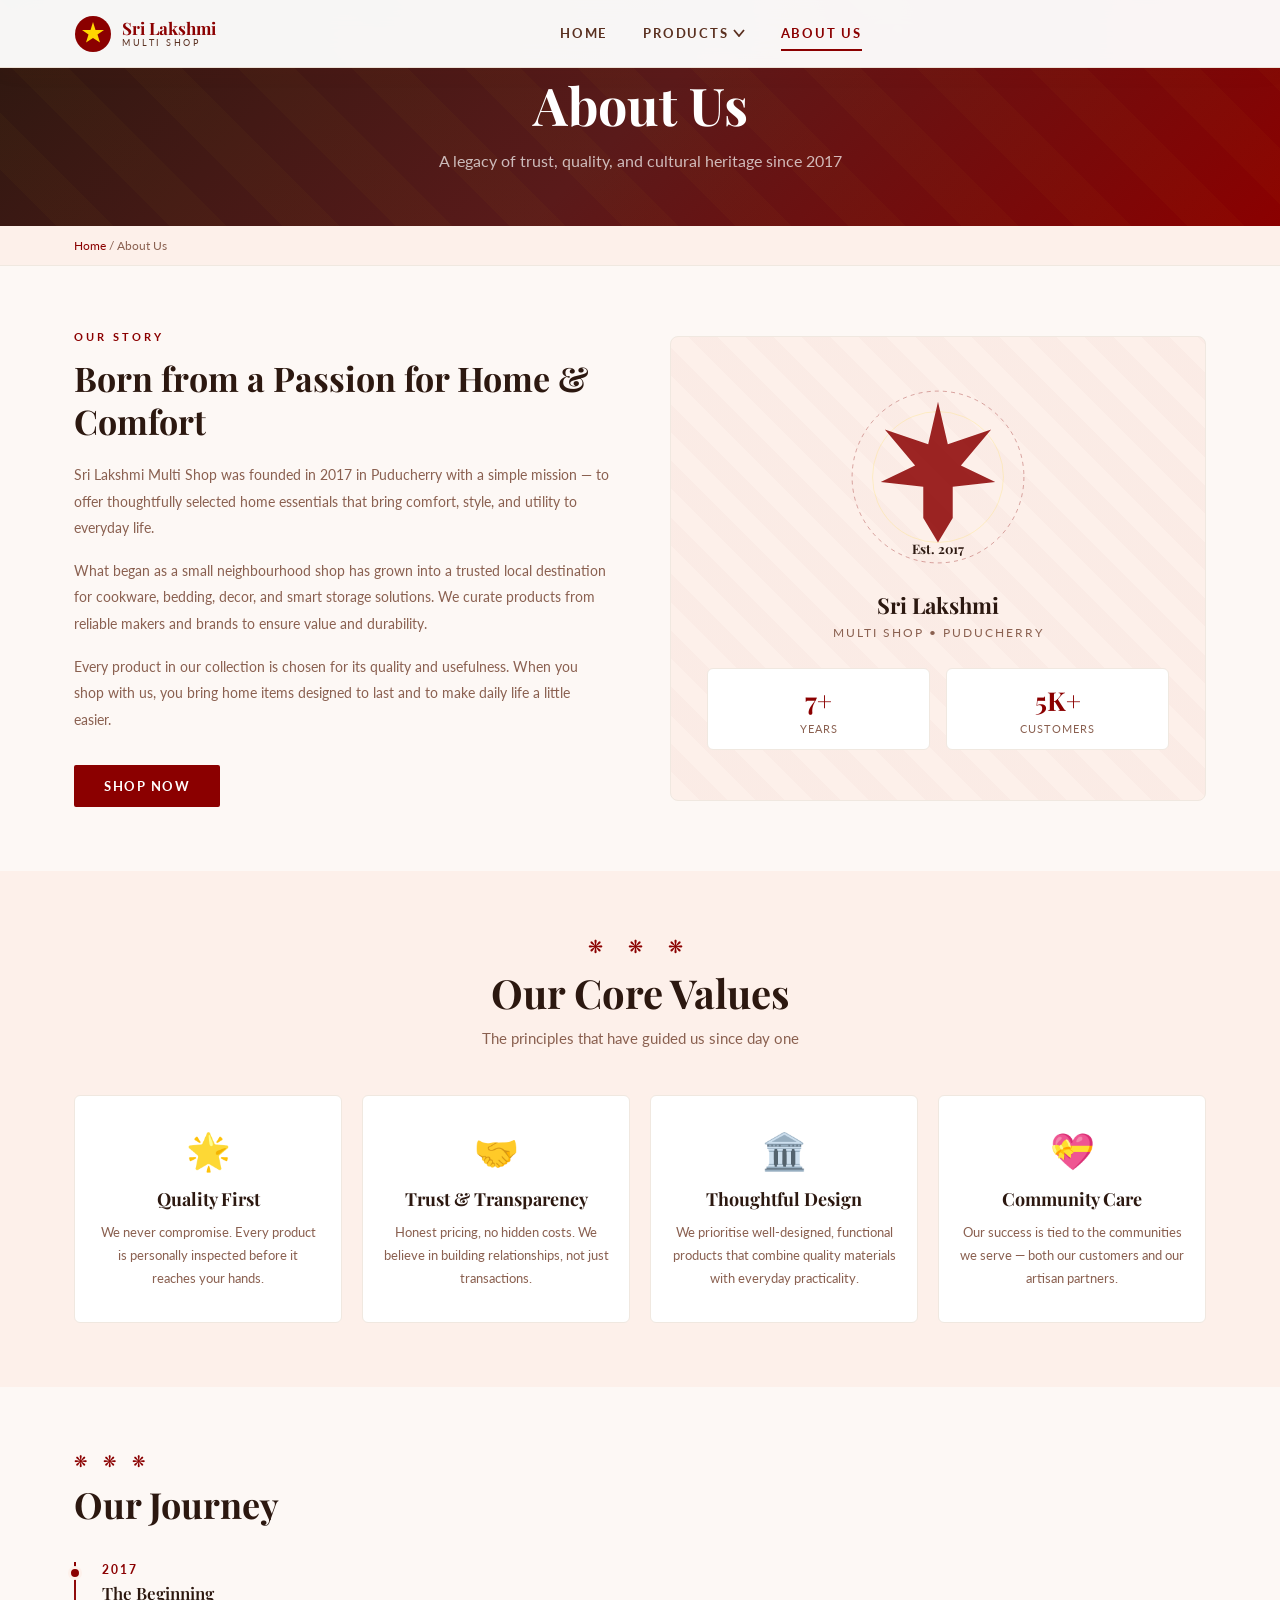
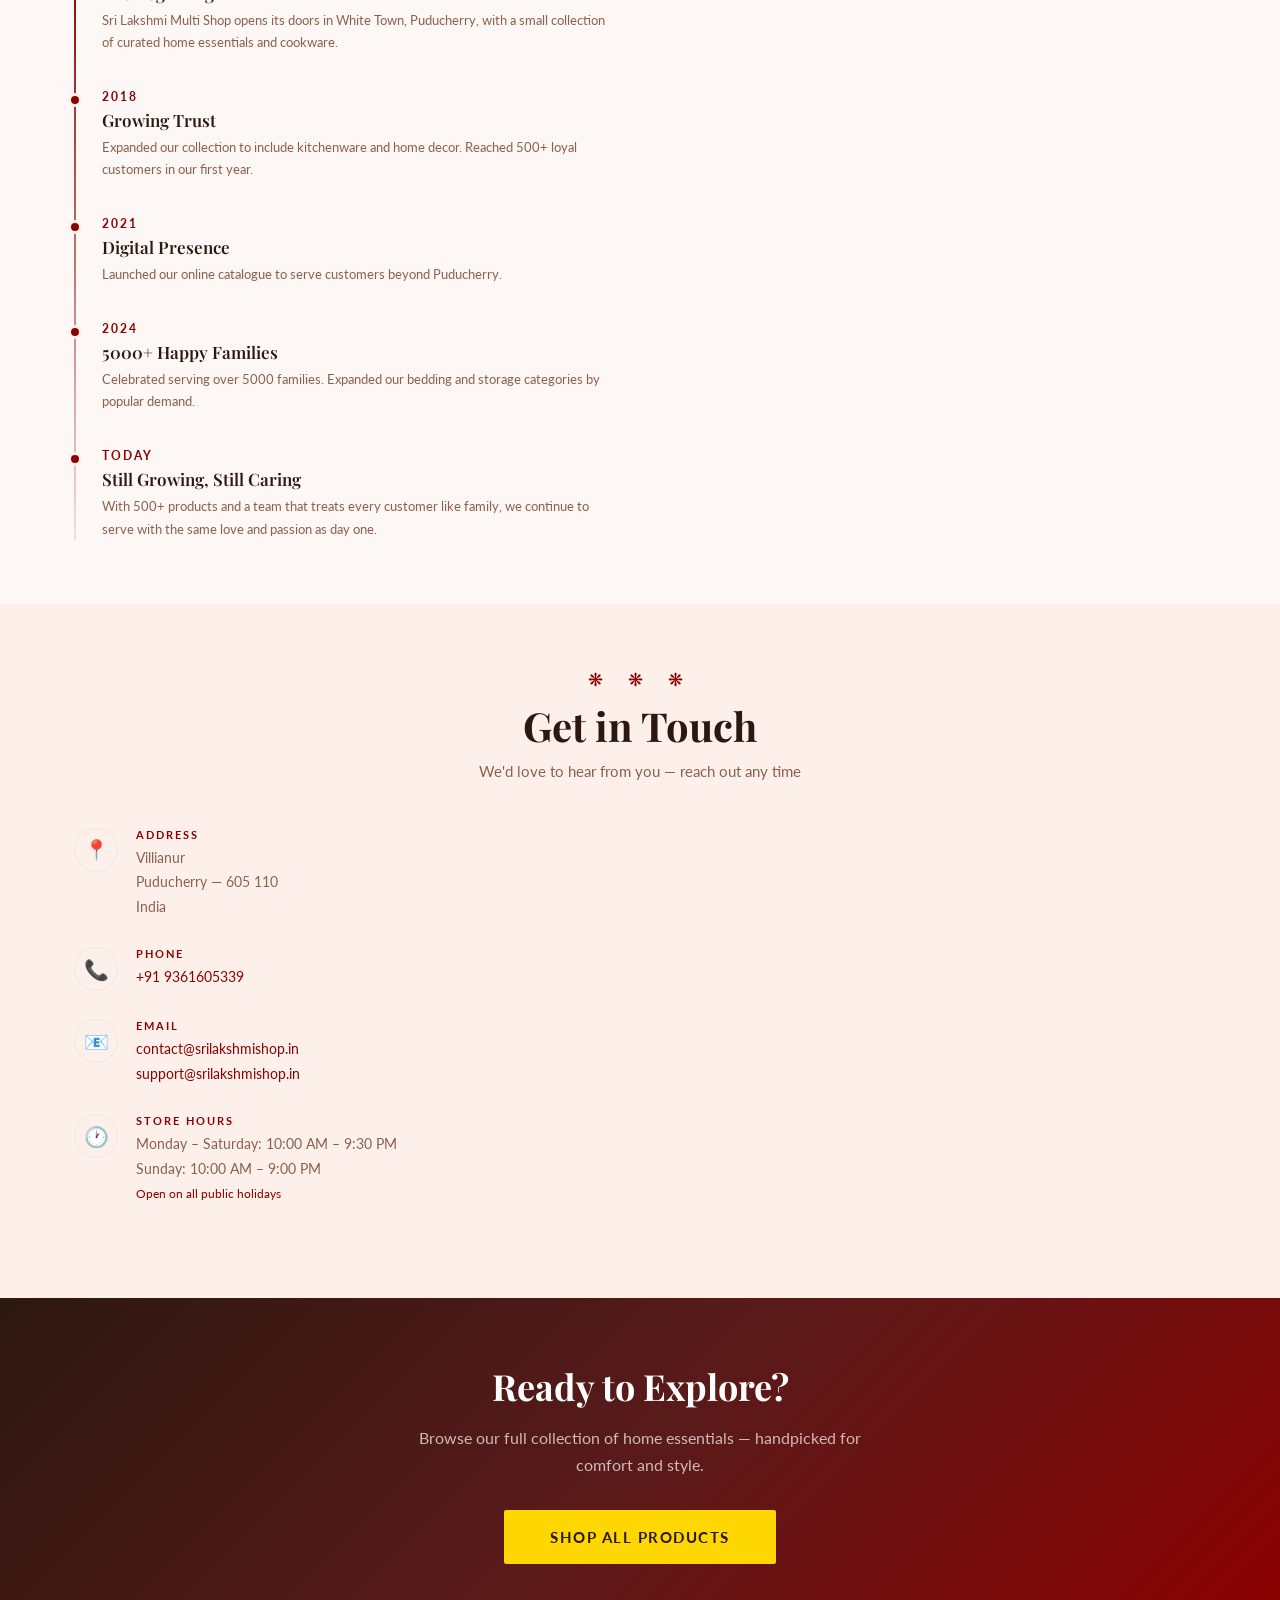
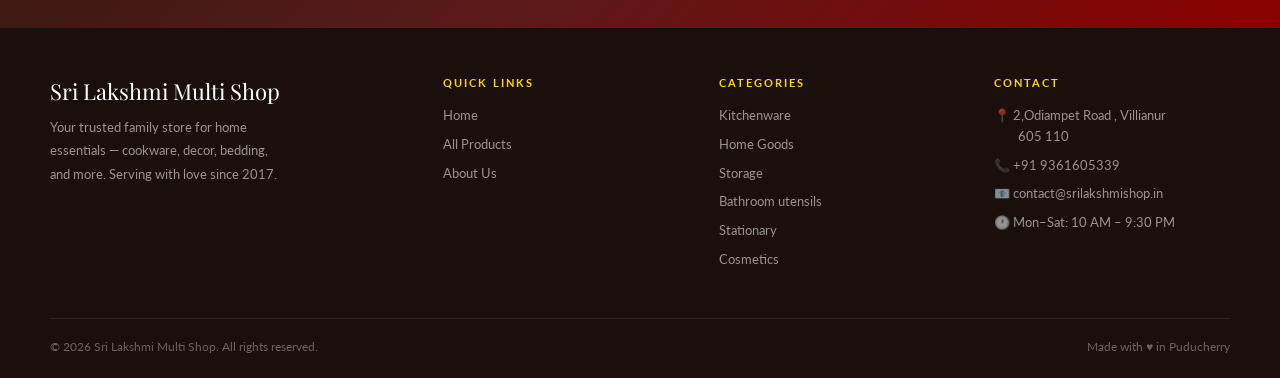
<file: about.html>
<!DOCTYPE html>
<html lang="en">
<head>
<meta charset="UTF-8">
<meta name="viewport" content="width=device-width,initial-scale=1.0">
<title>About Us — Sri Lakshmi Multi Shop</title>
<link rel="stylesheet" href="css/style.css">
<style>
/* Story section */
.story-grid { display: grid; grid-template-columns: 1fr 1fr; gap: 60px; align-items: center; }
.story-visual {
  background: var(--cream-warm); border-radius: 8px; padding: 50px 36px;
  text-align: center; border: 1px solid var(--border); position: relative; overflow: hidden;
}
.story-visual::before {
  content: ''; position: absolute; inset: 0;
  background: repeating-linear-gradient(45deg,transparent,transparent 20px,rgba(139,0,0,0.02) 20px,rgba(139,0,0,0.02) 40px);
}
.story-visual-inner { position: relative; z-index: 1; }
.story-label { font-size: 11px; font-weight: 700; letter-spacing: 3px; text-transform: uppercase; color: var(--crimson); margin-bottom: 14px; }
.story-heading { font-family: var(--font-display); font-size: clamp(22px,3vw,34px); font-weight: 700; color: var(--text-dark); line-height: 1.25; margin-bottom: 20px; }
.story-text { font-size: 14px; color: var(--text-muted); line-height: 1.9; margin-bottom: 16px; }

/* Values */
.value-card {
  text-align: center; padding: 32px 20px; border-radius: 6px; background: white;
  border: 1px solid var(--border); transition: all 0.3s;
}
.value-card:hover { transform: translateY(-4px); box-shadow: 0 12px 36px rgba(139,0,0,0.08); }
.value-icon { font-size: 36px; margin-bottom: 14px; }
.value-title { font-family: var(--font-display); font-size: 18px; color: var(--text-dark); margin-bottom: 10px; }
.value-desc { font-size: 13px; color: var(--text-muted); line-height: 1.75; }

/* Timeline */
.timeline { position: relative; padding-left: 28px; }
.timeline::before { content: ''; position: absolute; left: 0; top: 0; bottom: 0; width: 2px; background: linear-gradient(to bottom, var(--crimson), rgba(139,0,0,0.1)); }
.timeline-item { position: relative; margin-bottom: 36px; }
.timeline-item::before { content: ''; position: absolute; left: -34px; top: 4px; width: 14px; height: 14px; background: var(--crimson); border-radius: 50%; border: 3px solid var(--cream-warm); }
.timeline-year { font-size: 12px; font-weight: 700; letter-spacing: 2px; text-transform: uppercase; color: var(--crimson); margin-bottom: 5px; }
.timeline-title { font-family: var(--font-display); font-size: 17px; font-weight: 600; color: var(--text-dark); margin-bottom: 5px; }
.timeline-desc { font-size: 13px; color: var(--text-muted); line-height: 1.7; }

/* Contact section */
.contact-grid { display: grid; grid-template-columns: 1fr 1fr; gap: 48px; }
.contact-info-item {
  display: flex; gap: 18px; align-items: flex-start; margin-bottom: 28px;
}
.contact-icon-wrap {
  width: 44px; height: 44px; background: var(--cream-warm); border-radius: 50%;
  display: flex; align-items: center; justify-content: center;
  font-size: 20px; flex-shrink: 0; border: 1px solid var(--border);
}
.contact-info-label { font-size: 11px; font-weight: 700; letter-spacing: 2px; text-transform: uppercase; color: var(--crimson); margin-bottom: 5px; }
.contact-info-val { font-size: 14px; color: var(--text-muted); line-height: 1.75; }
.contact-info-val a { color: var(--crimson); text-decoration: none; }
.contact-info-val a:hover { text-decoration: underline; }

/* Map placeholder */
.map-placeholder {
  background: var(--cream); border: 1px solid var(--border); border-radius: 6px;
  height: 220px; display: flex; align-items: center; justify-content: center;
  color: var(--text-muted); font-size: 14px; margin-top: 20px; text-align: center;
  flex-direction: column; gap: 10px;
}

/* Team */
.team-card {
  text-align: center; padding: 28px 20px;
  background: white; border: 1px solid var(--border); border-radius: 6px;
}
.team-avatar {
  width: 72px; height: 72px; border-radius: 50%;
  background: var(--crimson); color: white; margin: 0 auto 14px;
  display: flex; align-items: center; justify-content: center;
  font-family: var(--font-display); font-size: 24px; font-weight: 700;
}
.team-name { font-family: var(--font-display); font-size: 18px; font-weight: 600; color: var(--text-dark); margin-bottom: 4px; }
.team-role { font-size: 12px; color: var(--crimson); text-transform: uppercase; letter-spacing: 1.5px; font-weight: 700; }

/* CTA banner */
.cta-banner { background: linear-gradient(135deg,#2c1810,#5a1a1a,#8B0000); padding: 64px 24px; text-align: center; }
.cta-banner h2 { font-family: var(--font-display); font-size: 36px; color: white; margin-bottom: 14px; }
.cta-banner p { color: rgba(255,255,255,0.7); font-size: 16px; max-width: 500px; margin: 0 auto 32px; line-height: 1.7; }

@media (max-width: 768px) {
  .story-grid { grid-template-columns: 1fr; gap: 32px; }
  .contact-grid { grid-template-columns: 1fr; gap: 32px; }
}
</style>
</head>
<body>
<div id="nav-container"></div>

<div class="page-header">
  <div class="page-header-inner">
    <h1>About Us</h1>
    <p>A legacy of trust, quality, and cultural heritage since 2017</p>
  </div>
</div>

<div class="breadcrumb">
  <div class="breadcrumb-inner">
    <a href="index.html">Home</a> / About Us
  </div>
</div>

<!-- STORY -->
<section class="section">
  <div class="container">
    <div class="story-grid">
      <div>
        <div class="story-label">Our Story</div>
        <h2 class="story-heading">Born from a Passion for Home &amp; Comfort</h2>
          <p class="story-text">Sri Lakshmi Multi Shop was founded in 2017 in Puducherry with a simple mission — to offer thoughtfully selected home essentials that bring comfort, style, and utility to everyday life.</p>
          <p class="story-text">What began as a small neighbourhood shop has grown into a trusted local destination for cookware, bedding, decor, and smart storage solutions. We curate products from reliable makers and brands to ensure value and durability.</p>
          <p class="story-text">Every product in our collection is chosen for its quality and usefulness. When you shop with us, you bring home items designed to last and to make daily life a little easier.</p>
        <div class="flex-center gap-8 mt-32">
          <a href="products.html" class="btn btn-primary btn-md">Shop Now</a>

        </div>
      </div>
      <div class="story-visual">
        <div class="story-visual-inner">
          <svg width="180" height="180" viewBox="0 0 220 220" xmlns="http://www.w3.org/2000/svg">
            <circle cx="110" cy="110" r="105" fill="none" stroke="#8B0000" stroke-width="1" stroke-dasharray="5 5" opacity="0.4"/>
            <circle cx="110" cy="110" r="80" fill="none" stroke="#FFD700" stroke-width="0.7" opacity="0.3"/>
            <path d="M110,18L122,70L175,52L138,96L180,116L128,122L128,160L110,190L92,160L92,122L40,116L82,96L45,52L98,70Z" fill="#8B0000" opacity="0.85"/>
            <text x="110" y="204" text-anchor="middle" font-family="'Playfair Display',serif" font-size="16" fill="#2c1810" font-weight="700">Est. 2017</text>
          </svg>
          <div style="margin-top:20px;font-family:var(--font-display);font-size:22px;font-weight:700;color:var(--text-dark)">Sri Lakshmi</div>
          <div style="font-size:12px;letter-spacing:2px;text-transform:uppercase;color:var(--text-muted);margin-top:5px">Multi Shop • Puducherry</div>
          <div style="display:grid;grid-template-columns:1fr 1fr;gap:16px;margin-top:28px;text-align:center">
            <div style="background:white;border-radius:6px;padding:14px;border:1px solid var(--border)"><div style="font-family:var(--font-display);font-size:26px;color:var(--crimson);font-weight:700">7+</div><div style="font-size:11px;color:var(--text-muted);text-transform:uppercase;letter-spacing:1px;margin-top:4px">Years</div></div>
            <div style="background:white;border-radius:6px;padding:14px;border:1px solid var(--border)"><div style="font-family:var(--font-display);font-size:26px;color:var(--crimson);font-weight:700">5K+</div><div style="font-size:11px;color:var(--text-muted);text-transform:uppercase;letter-spacing:1px;margin-top:4px">Customers</div></div>
          </div>
        </div>
      </div>
    </div>
  </div>
</section>

<!-- VALUES -->
<section class="section-alt">
  <div class="container">
    <div class="section-title">
      <span class="ornament">❋ ❋ ❋</span>
      <h2>Our Core Values</h2>
      <p>The principles that have guided us since day one</p>
    </div>
    <div class="grid-4">
      <div class="value-card"><div class="value-icon">🌟</div><h3 class="value-title">Quality First</h3><p class="value-desc">We never compromise. Every product is personally inspected before it reaches your hands.</p></div>
      <div class="value-card"><div class="value-icon">🤝</div><h3 class="value-title">Trust & Transparency</h3><p class="value-desc">Honest pricing, no hidden costs. We believe in building relationships, not just transactions.</p></div>
      <div class="value-card"><div class="value-icon">🏛️</div><h3 class="value-title">Thoughtful Design</h3><p class="value-desc">We prioritise well-designed, functional products that combine quality materials with everyday practicality.</p></div>
      <div class="value-card"><div class="value-icon">💝</div><h3 class="value-title">Community Care</h3><p class="value-desc">Our success is tied to the communities we serve — both our customers and our artisan partners.</p></div>
    </div>
  </div>
</section>

<!-- JOURNEY TIMELINE -->
<section class="section">
  <div class="container">
    <div class="grid-2" style="gap:60px;align-items:start">
      <div>
        <div class="section-title" style="text-align:left;margin-bottom:36px">
          <span class="ornament" style="letter-spacing:6px;font-size:16px">❋ ❋ ❋</span>
          <h2 style="font-size:clamp(24px,3vw,36px)">Our Journey</h2>
        </div>
        <div class="timeline">
          <div class="timeline-item">
            <div class="timeline-year">2017</div>
            <div class="timeline-title">The Beginning</div>
            <div class="timeline-desc">Sri Lakshmi Multi Shop opens its doors in White Town, Puducherry, with a small collection of curated home essentials and cookware.</div>
          </div>
          <div class="timeline-item">
            <div class="timeline-year">2018</div>
            <div class="timeline-title">Growing Trust</div>
            <div class="timeline-desc">Expanded our collection to include kitchenware and home decor. Reached 500+ loyal customers in our first year.</div>
          </div>
          <div class="timeline-item">
            <div class="timeline-year">2021</div>
            <div class="timeline-title">Digital Presence</div>
            <div class="timeline-desc">Launched our online catalogue to serve customers beyond Puducherry.</div>
          </div>
          <div class="timeline-item">
            <div class="timeline-year">2024</div>
            <div class="timeline-title">5000+ Happy Families</div>
            <div class="timeline-desc">Celebrated serving over 5000 families. Expanded our bedding and storage categories by popular demand.</div>
          </div>
          <div class="timeline-item" style="margin-bottom:0">
            <div class="timeline-year">Today</div>
            <div class="timeline-title">Still Growing, Still Caring</div>
            <div class="timeline-desc">With 500+ products and a team that treats every customer like family, we continue to serve with the same love and passion as day one.</div>
          </div>
        </div>
      </div>

</section>

<!-- CONTACT -->
<section class="section-alt" id="contact">
  <div class="container">
    <div class="section-title">
      <span class="ornament">❋ ❋ ❋</span>
      <h2>Get in Touch</h2>
      <p>We'd love to hear from you — reach out any time</p>
    </div>
    <div class="contact-grid">
      <!-- Contact Info -->
      <div>
        <div class="contact-info-item">
          <div class="contact-icon-wrap">📍</div>
          <div>
            <div class="contact-info-label">Address</div>
            <div class="contact-info-val">Villianur<br>Puducherry — 605 110<br> India</div>
          </div>
        </div>
        <div class="contact-info-item">
          <div class="contact-icon-wrap">📞</div>
          <div>
            <div class="contact-info-label">Phone</div>
            <div class="contact-info-val">
              <a href="tel:+919443067890">+91 9361605339</a>
            </div>
          </div>
        </div>
        <div class="contact-info-item">
          <div class="contact-icon-wrap">📧</div>
          <div>
            <div class="contact-info-label">Email</div>
            <div class="contact-info-val">
              <a href="mailto:contact@srilakshmishop.in">contact@srilakshmishop.in</a><br>
              <a href="mailto:support@srilakshmishop.in">support@srilakshmishop.in</a>
            </div>
          </div>
        </div>
        <div class="contact-info-item">
          <div class="contact-icon-wrap">🕐</div>
          <div>
            <div class="contact-info-label">Store Hours</div>
            <div class="contact-info-val">
              Monday – Saturday: 10:00 AM – 9:30 PM<br>
              Sunday: 10:00 AM – 9:00 PM<br>
              <em style="color:var(--crimson);font-style:normal;font-size:12px">Open on all public holidays</em>
            </div>
          </div>
        </div>
        

      <!-- Contact Form -->
    
</section>

<!-- CTA BANNER -->
<div class="cta-banner">
  <h2>Ready to Explore?</h2>
  <p>Browse our full collection of home essentials — handpicked for comfort and style.</p>
  <a href="products.html" class="btn btn-gold btn-xl">Shop All Products</a>
</div>

<div id="footer-container"></div>
<button id="scrollTop" aria-label="Scroll to top">
  <svg width="18" height="18" viewBox="0 0 24 24" fill="none" stroke="currentColor" stroke-width="2.5"><line x1="12" y1="19" x2="12" y2="5"/><polyline points="5,12 12,5 19,12"/></svg>
</button>
<div class="toast" id="toast"></div>
<script src="js/app.js"></script>
<script>
document.getElementById('nav-container').innerHTML = renderNavbar('about');
document.getElementById('footer-container').innerHTML = renderFooter();
initNavbar();

function submitContact() {
  const name = document.getElementById('cName').value.trim();
  const email = document.getElementById('cEmail').value.trim();
  const msg = document.getElementById('cMsg').value.trim();
  if (!name || !email || !msg) { showToast('Please fill in all required fields.'); return; }
  showToast('Message sent! We\'ll get back to you within 24 hours. 🙏');
  ['cName','cPhone','cEmail','cMsg'].forEach(id=>document.getElementById(id).value='');
}
</script>
</body>
</html>
</file>
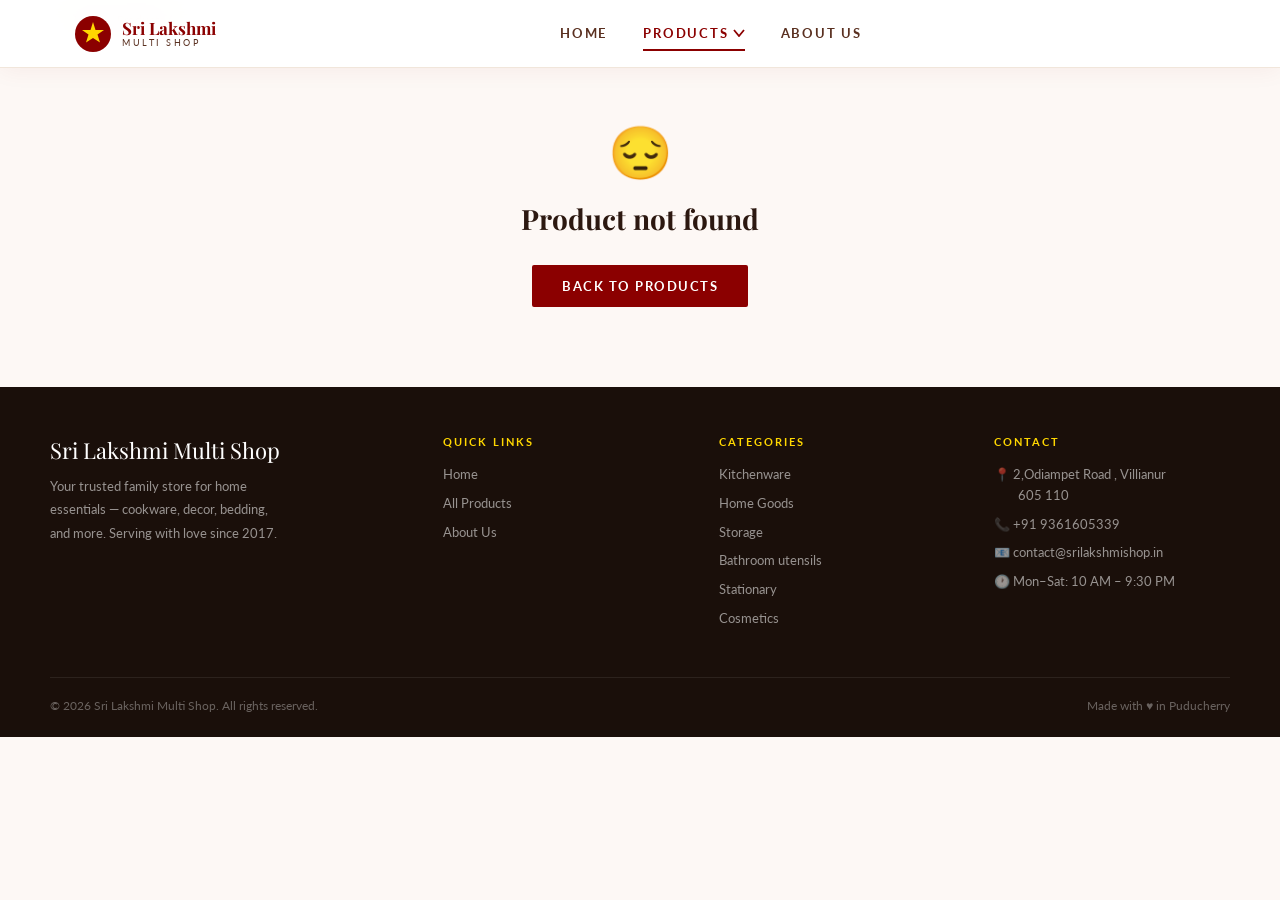
<file: product.html>
<!DOCTYPE html>
<html lang="en">
<head>
<meta charset="UTF-8">
<meta name="viewport" content="width=device-width,initial-scale=1.0">
<title>Product — Sri Lakshmi Multi Shop</title>
<link rel="stylesheet" href="css/style.css">
<style>
.product-layout { display: grid; grid-template-columns: 1fr 1fr; gap: 56px; padding: 44px 0; align-items: start; }
.product-gallery { position: sticky; top: calc(var(--nav-h) + 20px); }
.product-main-img {
  background: var(--cream); border: 1px solid var(--border); border-radius: 6px;
  height: 440px; display: flex; align-items: center; justify-content: center; overflow: hidden;
  margin-bottom: 14px; transition: background 0.3s;
}
/* Ensure images fill their boxes and are cropped appropriately */
.product-main-img, .product-thumb, .product-card-img { overflow: hidden; }
.product-main-img img, .product-card-img img, .product-thumb img { width: 100%; height: 100%; display: block; }
/* Main gallery should fill and crop; product cards should show full image */
.product-main-img img { object-fit: contain; background: #fff; }
.product-card-img img { object-fit: contain; background: #fff; }
.product-thumb img { object-fit: cover; }
.product-thumbs { display: flex; gap: 10px; overflow-x: auto; -webkit-overflow-scrolling: touch; padding-bottom:6px; }
.product-thumb {
  width: 72px; height: 72px; border-radius: 4px; border: 2px solid var(--border);
  background: var(--cream); display: flex; align-items: center; justify-content: center;
  cursor: pointer; transition: all 0.2s; flex-shrink: 0;
}
.product-thumb { overflow: hidden; }
.product-thumb.active { border-color: var(--crimson); }
.product-thumb:hover { border-color: var(--crimson); }
/* thumbnail action buttons */
.product-thumb { position: relative; overflow: hidden; }
.product-thumb .thumb-action { position: absolute; top: 6px; right: 34px; background: rgba(255,255,255,0.9); border: none; border-radius: 4px; padding: 4px 6px; font-size: 12px; cursor: pointer; display: none; }
.product-thumb .thumb-action-del { right: 6px; color: #8B0000; }
.product-thumb:hover .thumb-action, .product-thumb:hover .thumb-action-del { display: inline-block; }

/* Info */
.product-cat-tag { font-size: 11px; letter-spacing: 2.5px; text-transform: uppercase; color: var(--crimson); font-weight: 700; margin-bottom: 10px; }
.product-title { font-family: var(--font-display); font-size: clamp(22px,3vw,34px); font-weight: 700; color: var(--text-dark); line-height: 1.2; margin-bottom: 16px; }
.rating-row { display: flex; align-items: center; gap: 10px; margin-bottom: 20px; }
.rating-avg { font-weight: 700; font-size: 16px; }
.rating-count { font-size: 13px; color: var(--text-muted); }
.price-section { margin-bottom: 24px; padding-bottom: 24px; border-bottom: 1px solid var(--border); }
.price-main { font-family: var(--font-display); font-size: 36px; color: var(--crimson); font-weight: 700; }
.price-original { font-size: 18px; color: var(--text-muted); text-decoration: line-through; margin-left: 10px; }
.price-save { display: inline-block; background: #2d7a2d; color: white; font-size: 12px; font-weight: 700; padding: 3px 9px; border-radius: 2px; margin-left: 10px; vertical-align: middle; }
.product-desc { font-size: 14px; color: var(--text-muted); line-height: 1.85; margin-bottom: 26px; }
.select-label { font-size: 11px; font-weight: 700; letter-spacing: 1.5px; text-transform: uppercase; color: var(--text-mid); margin-bottom: 10px; }
.select-label span { color: var(--crimson); }
.variant-row { display: flex; gap: 8px; flex-wrap: wrap; margin-bottom: 22px; }
.color-row { display: flex; gap: 10px; margin-bottom: 22px; }
.qty-section { margin-bottom: 26px; }
.qty-label { font-size: 11px; font-weight: 700; letter-spacing: 1.5px; text-transform: uppercase; color: var(--text-mid); margin-bottom: 10px; }
.qty-label .stock { color: #2d7a2d; font-style: normal; font-weight: 400; text-transform: none; letter-spacing: 0; font-size: 12px; margin-left: 10px; }
.action-row { display: flex; gap: 12px; margin-bottom: 24px; }
.action-row .btn-cart { flex: 1; }
.action-row .btn-wish { width: 48px; height: 48px; border-radius: 4px; padding: 0; flex-shrink: 0; }
.trust-badges { display: grid; grid-template-columns: repeat(3,1fr); gap: 12px; padding-top: 22px; border-top: 1px solid var(--border); }
.trust-badge { text-align: center; padding: 12px 8px; border-radius: 4px; background: var(--cream); }
.trust-badge .t-icon { font-size: 22px; margin-bottom: 5px; }
.trust-badge .t-title { font-size: 11px; font-weight: 700; text-transform: uppercase; letter-spacing: 0.5px; color: var(--text-dark); }
.trust-badge .t-sub { font-size: 11px; color: var(--text-muted); margin-top: 2px; }

.related-section { padding: 48px 0; border-top: 1px solid var(--border); }

@media(max-width:800px){
  .product-layout { grid-template-columns: 1fr; gap: 28px; }
  .product-gallery { position: static; }
  .product-main-img { height: 300px; }
}
</style>
</head>
<body>
<div id="nav-container"></div>

<div class="breadcrumb">
  <div class="breadcrumb-inner" id="breadcrumb">
    <a href="index.html">Home</a> / <a href="products.html">Products</a> / …
  </div>
</div>

<div class="container">
  <div id="productDetail"></div>
</div>

<div id="footer-container"></div>
<button id="scrollTop" aria-label="Scroll to top">
  <svg width="18" height="18" viewBox="0 0 24 24" fill="none" stroke="currentColor" stroke-width="2.5"><line x1="12" y1="19" x2="12" y2="5"/><polyline points="5,12 12,5 19,12"/></svg>
</button>
<div class="toast" id="toast"></div>
<script src="js/app.js"></script>
<script>
document.getElementById('nav-container').innerHTML = renderNavbar('products');
document.getElementById('footer-container').innerHTML = renderFooter();
initNavbar();

const params = new URLSearchParams(window.location.search);
const productId = +params.get('id');
const editMode = params.get('edit')==='1' || params.get('admin')==='1';
const allProducts = Store.getAll();
let product = allProducts.find(p=>p.id===productId);

if (!product) {
  document.getElementById('productDetail').innerHTML = `<div style="text-align:center;padding:80px 20px"><div style="font-size:52px;margin-bottom:16px">😔</div><h2 style="font-family:var(--font-display);font-size:28px;margin-bottom:12px">Product not found</h2><a href="products.html" class="btn btn-primary btn-md" style="margin-top:16px">Back to Products</a></div>`;
} else {
  let selColor = product.colors[0];
  let selVariant = product.variants[0];
  let qty = 1;
  let selImageIndex = 0;
  let userSelectedImage = false;

  // Convert hex color to a human-friendly name (best-effort)
  function colorName(hex) {
    if (!hex) return '';
    const s = String(hex).trim().toLowerCase();
    // known mappings for common palette in this project
    const map = {
      '#fff8dc':'cream','#ffffff':'white','#000000':'black','#8b0000':'crimson','#b8860b':'gold',
      '#6b3fa0':'purple','#c0006b':'magenta','#c75000':'orange','#ffd700':'gold','#f5f5f5':'off white',
      '#20b2aa':'teal','#ff69b4':'pink','#c0a080':'tan','#deb887':'burlywood','#8b4513':'brown',
      '#2f4f4f':'charcoal','#2e2e2e':'dark gray','#6b8e23':'olive','#1a6b1a':'forest green'
    };
    if (map[s]) return map[s].charAt(0).toUpperCase()+map[s].slice(1);
    // fallback: estimate by HSL
    function hexToRgb(h) {
      let v = h.replace('#',''); if (v.length===3) v = v.split('').map(x=>x+x).join('');
      const n = parseInt(v,16); return {r:(n>>16)&255, g:(n>>8)&255, b:n&255};
    }
    const {r,g,b} = hexToRgb(s);
    const rn=r/255, gn=g/255, bn=b/255;
    const max=Math.max(rn,gn,bn), min=Math.min(rn,gn,bn);
    let h=0, s2=0, l=(max+min)/2;
    if (max!==min) {
      const d = max-min; s2 = l>0.5 ? d/(2-max-min) : d/(max+min);
      switch(max){case rn: h=(gn-bn)/d + (gn<bn?6:0); break; case gn: h=(bn-rn)/d + 2; break; default: h=(rn-gn)/d + 4;}
      h = Math.round(h*60);
    }
    if (s2 < 0.12) {
      if (l > 0.9) return 'White';
      if (l < 0.12) return 'Black';
      return 'Gray';
    }
    // hue buckets
    if (h < 15 || h >= 345) return 'Red';
    if (h < 45) return 'Orange';
    if (h < 70) return 'Yellow';
    if (h < 150) return 'Green';
    if (h < 200) return 'Teal';
    if (h < 260) return 'Blue';
    if (h < 290) return 'Purple';
    if (h < 330) return 'Pink';
    return 'Red';
  }

  // Find a color-mapped image from product.colorImages using flexible key matching
  function findColorImage(color) {
    if (!product || !product.colorImages) return undefined;
    const cmap = product.colorImages;
    const key = String(color || '').trim();
    if (cmap[key]) return cmap[key];
    const lowerKey = key.toLowerCase();
    if (cmap[lowerKey]) return cmap[lowerKey];
    // Try normalized hex (remove spaces, lowercase)
    const norm = key.replace(/\s+/g,'').toLowerCase();
    if (cmap[norm]) return cmap[norm];
    // Try matching by friendly color name
    const targetName = colorName(key).toLowerCase();
    for (const k in cmap) {
      if (!Object.prototype.hasOwnProperty.call(cmap,k)) continue;
      try {
        if (colorName(k).toLowerCase() === targetName) return cmap[k];
      } catch(e) {}
      if (String(k).toLowerCase() === targetName) return cmap[k];
    }
    return undefined;
  }

  // Breadcrumb
  document.getElementById('breadcrumb').innerHTML = `<a href="index.html">Home</a> / <a href="products.html">Products</a> / <a href="products.html?cat=${encodeURIComponent(product.category)}">${product.category}</a> / ${product.name}`;
  document.title = `${product.name} — Sri Lakshmi Multi Shop`;

  function finalPrice() { return Math.round(product.price*(1-product.discount/100)); }

  function renderAll() {
    const fp = finalPrice();

    document.getElementById('productDetail').innerHTML = `
    <div class="product-layout">
      <!-- GALLERY -->
      <div class="product-gallery">
        <div class="product-main-img" id="mainImg">
            ${productSVG('', selColor, 280)}
          </div>
          <div class="product-thumbs" id="thumbs"></div>
      </div>

      <!-- INFO -->
      <div class="product-info">
        <div class="product-cat-tag">${product.category}</div>
        <h1 class="product-title">${product.name}</h1>

        

        <div class="price-section">
          <span class="price-main">₹${fp.toLocaleString()}</span>
          ${product.discount>0?`<span class="price-original">₹${product.price.toLocaleString()}</span><span class="price-save">${product.discount}% OFF</span>`:''}
        </div>

        <p class="product-desc">${product.description}</p>

        <!-- Color and variant selection removed -->

        <!-- QTY -->
        <div class="qty-section">
          <div class="qty-label">Quantity <em class="stock">✓ ${product.stock} in stock</em></div>
          <div class="qty-wrap">
            <button class="qty-btn" onclick="changeQty(-1)">−</button>
            <div class="qty-num" id="qtyNum">${qty}</div>
            <button class="qty-btn" onclick="changeQty(1)">+</button>
          </div>
        </div>

        
        <!-- TRUST BADGES -->
        <div class="trust-badges">
          <div class="trust-badge"><div class="t-icon">🔒</div><div class="t-title">Secure Checkout</div><div class="t-sub">Encrypted payments and safe ordering</div></div>
          <div class="trust-badge"><div class="t-icon">🔄</div><div class="t-title">Easy Returns</div><div class="t-sub">7-day policy</div></div>
          <div class="trust-badge"><div class="t-icon">✅</div><div class="t-title">Verified Quality</div><div class="t-sub">Inspected stock</div></div>
        </div>
        
        ${editMode?`<div style="margin-top:18px">
          <input id="imageFileInput" type="file" accept="image/*" style="display:none" onchange="handleImageFile(event)" multiple>
          <button class="btn btn-outline btn-md" onclick="document.getElementById('imageFileInput').click()">Upload Image(s)</button>
          <label style="margin-left:12px;font-size:13px"><input id="assignToColor" type="checkbox" style="margin-right:8px">Assign to selected color</label>
          <button class="btn btn-outline btn-md" style="margin-left:8px;background:#fff;color:#8B0000;border-color:#8B0000" onclick="removeAllProductImages()">Remove All Images</button>
        </div>`:''}
      </div>
    </div>



    <!-- RELATED -->
    <div class="related-section">
      <div class="section-title" style="margin-bottom:32px">
        <h2 style="font-size:26px">You May Also Like</h2>
      </div>
      <div class="grid-auto-4">
        ${allProducts.filter(p=>p.id!==product.id&&p.category===product.category).slice(0,4).map(p=>{
          const rfp=Math.round(p.price*(1-p.discount/100));
          return `<a href="product.html?id=${p.id}" class="product-card">
            <div class="product-card-img" style="height:160px">${productSVG((p.images && p.images[0]) || p.image,p.colors[0],110)}</div>
            <div class="product-card-body">
              <div class="product-name" style="font-size:14px">${p.name}</div>
              <div class="product-price-row"><span class="product-price" style="font-size:16px">₹${rfp.toLocaleString()}</span></div>
            </div>
          </a>`;
        }).join('')}
      </div>
    </div>`;
    // populate images/thumbnails after rendering DOM
    if (typeof renderImages === 'function') renderImages();
    // debug info: product summary
    try { console.log('PRODUCT DETAIL:', { id: product.id, name: product.name, image: product.image, images: product.images, colorImages: product.colorImages }); } catch(e) {}
  }

  // Enhanced color picker: switch main image to color-assigned image when available
  function pickColor(c) {
    selColor=c;
    // update color label
    const label = document.getElementById('colorLabel');
    if (label) label.textContent = colorName ? colorName(c) : c;
    // If there is a color-specific image, show it
    const mapped = findColorImage(selColor);
    if (mapped) {
      product.images = product.images || [];
      const idx = product.images.indexOf(mapped);
      if (idx !== -1) selImageIndex = idx;
      else { product.images.unshift(mapped); selImageIndex = 0; }
      const idx2 = allProducts.findIndex(p=>p.id===product.id);
      if (idx2>=0) {
        allProducts[idx2].images = product.images;
        allProducts[idx2].colorImages = product.colorImages;
        allProducts[idx2].image = product.images[0] || allProducts[idx2].image || '';
        try { Store.save(allProducts); } catch(err) { console.warn(err); }
      }
      const inputEl = document.getElementById('imageFileInput'); if (inputEl) inputEl.value = '';
      showToast('Image(s) uploaded');
      renderAll();
    }
  }

  function pickVariant(v) {
    selVariant = v;
    renderAll();
  }

  function changeQty(d) { qty = Math.max(1, Math.min(product.stock, qty + d)); const qEl = document.getElementById('qtyNum'); if (qEl) qEl.textContent = qty; }
  function toggleWish(btn) { btn.textContent = btn.textContent==='♡' ? '♥' : '♡'; showToast(btn.textContent==='♥' ? 'Added to wishlist!' : 'Removed from wishlist'); }

  window.pickColor = pickColor;
  window.pickVariant = pickVariant;
  window.changeQty = changeQty;
  window.toggleWish = toggleWish;

  function handleImageFile(e) {
    const files = e.target && e.target.files ? Array.from(e.target.files) : [];
    if (!files.length) return;
    const assign = document.getElementById('assignToColor') && document.getElementById('assignToColor').checked;
    // limit each file size
    const MAX = 6 * 1024 * 1024;
    const readers = files.map(file => new Promise((res, rej)=>{
      if (file.size > MAX) return rej(new Error('File too large'));
      const r = new FileReader(); r.onload = ()=>res(r.result); r.onerror = ()=>rej(new Error('Read error')); r.readAsDataURL(file);
    }));
    Promise.allSettled(readers).then(results=>{
      results.forEach((r, i)=>{
        if (r.status!=='fulfilled') { showToast(`Skipped file ${files[i].name}`); return; }
        product.images = product.images || [];
        product.images.push(r.value);
        if (assign) {
          product.colorImages = product.colorImages || {};
          product.colorImages[selColor] = r.value;
        }
      });
      const idx = allProducts.findIndex(p=>p.id===product.id);
      if (idx>=0) {
        allProducts[idx].images = product.images;
        allProducts[idx].colorImages = product.colorImages;
        allProducts[idx].image = product.images[0] || allProducts[idx].image || '';
        try { Store.save(allProducts); } catch(err) { console.warn(err); }
      }

    // renderAll will refresh the page and images
    showToast('Image(s) uploaded');
    userSelectedImage = false;
    renderAll();
    });
  }

  // Render thumbnails and main image from product.images / product.image
  function renderImages() {
    const imgs = (product.images && product.images.length) ? product.images.slice() : (product.image ? [product.image] : []);
    try { console.log('renderImages imgs count', imgs.length, 'selColor', selColor); } catch(e) {}
    const mapped = findColorImage(selColor);
    if (mapped && !userSelectedImage) {
      if (imgs.indexOf(mapped) === -1) imgs.unshift(mapped);
      selImageIndex = imgs.indexOf(mapped);
    }
    if (!Number.isInteger(selImageIndex) || selImageIndex < 0) selImageIndex = 0;

    const thumbsEl = document.getElementById('thumbs');
    if (thumbsEl) {
      thumbsEl.innerHTML = imgs.map((img,i)=>`
        <div class="product-thumb ${selImageIndex===i? ' active':''}">
          <div style="width:100%;height:100%" onclick="selectImage(${i})">${productSVG(img, product.colors[0], 52)}</div>
          ${editMode?`<button class="thumb-action" onclick="assignImageToColor(${i})">Assign</button><button class="thumb-action-del" onclick="removeImage(${i})">Del</button>`:''}
        </div>
      `).join('');
    }

    const mainEl = document.getElementById('mainImg');
    if (mainEl) {
      const src = (imgs && imgs.length) ? imgs[selImageIndex] : (product.image || '');
      mainEl.innerHTML = src ? productSVG(src, selColor, 280) : productSVG(product.colors[0] || '', selColor, 280);
    }

    // color label removed from UI
  }

  function removeProductImage() {
    if (!confirm('Remove custom image and revert to placeholder?')) return;
    product.image = '';
    const idx = allProducts.findIndex(p=>p.id===product.id);
    if (idx >= 0) {
      allProducts[idx].image = product.image;
      try { Store.save(allProducts); } catch(err) { console.warn(err); }
    }
    showToast('Image removed');
    userSelectedImage = false;
    renderAll();
  }

  window.handleImageFile = handleImageFile;
  window.removeProductImage = removeProductImage;

  // Image selection/removal helpers (multi-image)
  function selectImage(i) { selImageIndex = i; userSelectedImage = true; renderAll(); }
  function removeImage(i) {
    if (!confirm('Remove this image?')) return;
    const removed = product.images.splice(i,1)[0];
    if (product.colorImages) {
      Object.keys(product.colorImages).forEach(k=>{ if (product.colorImages[k]===removed) delete product.colorImages[k]; });
    }
    const idx = allProducts.findIndex(p=>p.id===product.id);
    if (idx>=0) { allProducts[idx].images = product.images; allProducts[idx].colorImages = product.colorImages; allProducts[idx].image = product.images[0] || allProducts[idx].image || ''; try{ Store.save(allProducts);}catch(e){} }
    selImageIndex = Math.min(selImageIndex, (product.images||[]).length-1);
    showToast('Image removed'); userSelectedImage = false; renderAll();
  }

  function assignImageToColor(i) {
    product.colorImages = product.colorImages || {};
    const img = product.images && product.images[i];
    if (!img) return; product.colorImages[selColor] = img;
    const idx = allProducts.findIndex(p=>p.id===product.id);
    if (idx>=0) { allProducts[idx].colorImages = product.colorImages; try{ Store.save(allProducts);}catch(e){} }
    showToast('Assigned image to color'); userSelectedImage = false; renderAll();
  }

  function removeAllProductImages() {
    if (!confirm('Remove all custom images?')) return;
    product.images = [];
    product.colorImages = {};
    const idx = allProducts.findIndex(p=>p.id===product.id);
    if (idx>=0) { allProducts[idx].images = []; allProducts[idx].colorImages = {}; allProducts[idx].image = allProducts[idx].image || ''; try{ Store.save(allProducts);}catch(e){} }
    showToast('All images removed'); userSelectedImage = false; renderAll();
  }

  window.selectImage = selectImage; window.removeImage = removeImage; window.assignImageToColor = assignImageToColor; window.removeAllProductImages = removeAllProductImages;

  renderAll();
}
</script>
</body>
</html>
</file>
<file: css/style.css>
@import url('https://fonts.googleapis.com/css2?family=Playfair+Display:ital,wght@0,400;0,600;0,700;1,400&family=Lato:wght@300;400;700;900&display=swap');

/* ─── RESET & BASE ─── */
*, *::before, *::after { box-sizing: border-box; margin: 0; padding: 0; }

:root {
  --crimson: #8B0000;
  --crimson-dark: #6b0000;
  --crimson-deep: #2c1810;
  --crimson-mid: #5a1a1a;
  --gold: #FFD700;
  --gold-dark: #B8860B;
  --cream: #fdf8f5;
  --cream-warm: #fdf0ea;
  --cream-light: #fff9f7;
  --text-dark: #2c1810;
  --text-mid: #5a3020;
  --text-muted: #8a6050;
  --border: #f0e8e0;
  --border-mid: #d4b5a8;
  --font-display: 'Playfair Display', Georgia, serif;
  --font-body: 'Lato', sans-serif;
  --nav-h: 68px;
  --max: 1180px;
}

html { scroll-behavior: smooth; }

body {
  font-family: var(--font-body);
  background: var(--cream);
  color: var(--text-dark);
  min-height: 100vh;
  -webkit-font-smoothing: antialiased;
}

img { display: block; max-width: 100%; }
a { text-decoration: none; color: inherit; }
button { cursor: pointer; }
textarea, input, select { font-family: inherit; }

/* ─── SCROLLBAR ─── */
::-webkit-scrollbar { width: 5px; }
::-webkit-scrollbar-track { background: var(--cream); }
::-webkit-scrollbar-thumb { background: var(--border-mid); border-radius: 3px; }

/* ─── CONTAINER ─── */
.container { max-width: var(--max); margin: 0 auto; padding: 0 24px; }

/* ─── NAVBAR ─── */
.navbar {
  position: fixed; top: 0; left: 0; right: 0; z-index: 1000;
  height: var(--nav-h);
  background: rgba(255,255,255,0.96);
  backdrop-filter: blur(14px);
  border-bottom: 1px solid rgba(232,213,196,0.6);
  box-shadow: 0 2px 24px rgba(139,0,0,0.06);
  transition: all 0.3s;
}
.navbar.scrolled {
  background: rgba(255,255,255,0.99);
  box-shadow: 0 4px 32px rgba(139,0,0,0.1);
  border-bottom-color: #e8d5c4;
}
.nav-inner {
  max-width: var(--max); margin: 0 auto; padding: 0 24px;
  height: 100%; display: flex; align-items: center; justify-content: space-between;
}
.nav-logo { display: flex; align-items: center; gap: 10px; cursor: pointer; text-decoration: none; }
.nav-logo-text .shop-name {
  font-family: var(--font-display); font-size: 17px; font-weight: 700;
  color: var(--crimson); line-height: 1.1;
}
.nav-logo-text .shop-tag {
  font-size: 9px; letter-spacing: 2.5px; color: var(--text-mid);
  text-transform: uppercase;
}
.nav-links { display: flex; align-items: center; gap: 36px; }
.nav-link {
  font-family: var(--font-body); font-size: 13px; font-weight: 700;
  letter-spacing: 1.8px; text-transform: uppercase; color: var(--text-mid);
  background: none; border: none; padding: 8px 0;
  border-bottom: 2px solid transparent; transition: all 0.2s; text-decoration: none;
  display: inline-block;
}
.nav-link:hover, .nav-link.active { color: var(--crimson); border-bottom-color: var(--crimson); }

/* Dropdown */
.nav-dropdown { position: relative; }
.nav-dropdown-menu {
  display: none; position: absolute; top: 100%; left: 50%;
  transform: translateX(-50%); background: white;
  border: 1px solid var(--border); border-radius: 6px;
  padding: 8px 0; min-width: 200px;
  box-shadow: 0 12px 40px rgba(44,24,16,0.12); z-index: 200;
}
.nav-dropdown:hover .nav-dropdown-menu { display: block; }

/* Allow JS to toggle dropdown on touch/click devices */
.nav-dropdown.open .nav-dropdown-menu { display: block; }
.nav-dropdown.open .nav-dropdown-toggle svg { transform: rotate(180deg); }
.nav-dropdown-item {
  display: block; padding: 11px 20px; font-size: 13px; color: var(--text-mid);
  transition: background 0.15s; font-family: var(--font-body); text-decoration: none;
}
.nav-dropdown-item:hover { background: var(--cream-warm); color: var(--crimson); }
.nav-dropdown-toggle { display: flex; align-items: center; gap: 4px; }
.nav-dropdown-toggle svg { transition: transform 0.2s; }
.nav-dropdown:hover .nav-dropdown-toggle svg { transform: rotate(180deg); }

/* Nav Actions */
.nav-actions { display: flex; align-items: center; gap: 16px; }
.nav-cart-btn {
  background: none; border: none; position: relative; padding: 6px;
  color: var(--text-mid); transition: color 0.2s;
}
.nav-cart-btn:hover { color: var(--crimson); }
.cart-badge {
  position: absolute; top: -2px; right: -2px;
  background: var(--crimson); color: white;
  width: 18px; height: 18px; border-radius: 50%;
  font-size: 10px; font-weight: 700;
  display: flex; align-items: center; justify-content: center;
}

/* Mobile hamburger */
.nav-hamburger {
  display: none; flex-direction: column; gap: 5px;
  background: none; border: none; padding: 4px;
}
.nav-hamburger span { width: 22px; height: 2px; background: var(--text-mid); border-radius: 2px; transition: all 0.3s; }

/* Mobile menu */
.mobile-menu {
  display: none; position: fixed; top: var(--nav-h); left: 0; right: 0; bottom: 0;
  background: white; z-index: 999; padding: 24px;
  flex-direction: column; gap: 8px; overflow-y: auto;
}
.mobile-menu.open { display: flex; }
.mobile-menu-link {
  padding: 14px 16px; font-size: 15px; font-weight: 700; letter-spacing: 1px;
  text-transform: uppercase; color: var(--text-mid); border-radius: 4px;
  text-decoration: none; display: block; transition: all 0.15s;
}
.mobile-menu-link:hover, .mobile-menu-link.active { background: var(--cream-warm); color: var(--crimson); }
.mobile-menu-cat {
  padding: 10px 28px; font-size: 13px; color: var(--text-muted);
  border-radius: 4px; text-decoration: none; display: block; transition: all 0.15s;
}
.mobile-menu-cat:hover { background: var(--cream-warm); color: var(--crimson); }
.mobile-divider { height: 1px; background: var(--border); margin: 8px 0; }

/* ─── BUTTONS ─── */
.btn {
  display: inline-flex; align-items: center; justify-content: center;
  font-family: var(--font-body); font-weight: 700;
  letter-spacing: 1.5px; text-transform: uppercase;
  border-radius: 2px; transition: all 0.22s; cursor: pointer;
  text-decoration: none;
}
.btn-sm { font-size: 11px; padding: 8px 18px; }
.btn-md { font-size: 13px; padding: 11px 28px; }
.btn-lg { font-size: 14px; padding: 14px 36px; }
.btn-xl { font-size: 15px; padding: 16px 44px; }
.btn-primary { background: var(--crimson); color: white; border: 2px solid var(--crimson); }
.btn-primary:hover { background: var(--crimson-dark); border-color: var(--crimson-dark); transform: translateY(-1px); }
.btn-outline { background: transparent; color: var(--crimson); border: 2px solid var(--crimson); }
.btn-outline:hover { background: var(--crimson); color: white; transform: translateY(-1px); }
.btn-gold { background: var(--gold); color: var(--text-dark); border: 2px solid var(--gold); }
.btn-gold:hover { background: #e5c400; border-color: #e5c400; transform: translateY(-1px); }
.btn-ghost { background: transparent; border: 2px solid rgba(255,215,0,0.5); color: var(--gold); }
.btn-ghost:hover { background: rgba(255,215,0,0.1); border-color: var(--gold); }
.btn-dark { background: var(--crimson-deep); color: white; border: 2px solid var(--crimson-deep); }
.btn-dark:hover { background: #1a0f0a; transform: translateY(-1px); }

/* ─── SECTION TITLE ─── */
.section-title { text-align: center; margin-bottom: 48px; }
.section-title .ornament { display: block; color: var(--crimson); font-size: 18px; letter-spacing: 10px; margin-bottom: 12px; }
.section-title h2 { font-family: var(--font-display); font-size: clamp(26px,4vw,40px); color: var(--text-dark); font-weight: 700; line-height: 1.2; }
.section-title p { margin-top: 12px; color: var(--text-muted); font-size: 15px; max-width: 500px; margin-left: auto; margin-right: auto; }

/* ─── PRODUCT CARD ─── */
.product-card {
  background: white; border-radius: 4px; overflow: hidden;
  border: 1px solid var(--border); cursor: pointer;
  transition: all 0.3s ease; text-decoration: none; display: block;
}
.product-card:hover { transform: translateY(-5px); box-shadow: 0 16px 48px rgba(139,0,0,0.12); }
.product-card-img {
  background: var(--cream); height: 220px;
  display: flex; align-items: center; justify-content: center; position: relative;
  overflow: hidden;
}
.product-card-body { padding: 18px; }
.product-cat {
  font-size: 10px; letter-spacing: 2px; text-transform: uppercase;
  color: var(--crimson); font-weight: 700; margin-bottom: 6px;
}
.product-name { font-family: var(--font-display); font-size: 17px; font-weight: 600; margin-bottom: 10px; color: var(--text-dark); line-height: 1.35; }
.product-price-row { display: flex; align-items: baseline; gap: 8px; }
.product-price { font-family: var(--font-display); font-size: 20px; color: var(--crimson); font-weight: 700; }
.product-original { font-size: 13px; color: var(--text-muted); text-decoration: line-through; }
.product-colors { display: flex; gap: 5px; margin-top: 10px; }
.product-swatch { width: 13px; height: 13px; border-radius: 50%; border: 1px solid rgba(0,0,0,0.12); }

/* ─── BADGES ─── */
.badge { display: inline-block; padding: 3px 8px; border-radius: 2px; font-size: 10px; font-weight: 700; letter-spacing: 1px; text-transform: uppercase; }
.badge-new { background: var(--crimson); color: white; }
.badge-featured { background: var(--gold); color: var(--text-dark); }
.badge-sale { background: #2d7a2d; color: white; }
.badge-stack { position: absolute; top: 12px; left: 12px; display: flex; flex-direction: column; gap: 4px; }

/* ─── STAR RATING ─── */
.stars { display: flex; gap: 2px; }
.star { font-size: 14px; color: #F59E0B; }
.star.empty { color: #ddd; }

/* ─── FORM ─── */
.form-label { display: block; font-size: 11px; font-weight: 700; letter-spacing: 0.8px; text-transform: uppercase; color: var(--text-mid); margin-bottom: 6px; }
.form-input, .form-select, .form-textarea {
  width: 100%; padding: 11px 14px; border: 1.5px solid var(--border-mid);
  border-radius: 4px; font-size: 14px; color: var(--text-dark);
  background: white; outline: none; transition: border-color 0.2s;
  font-family: var(--font-body);
}
.form-input:focus, .form-select:focus, .form-textarea:focus {
  border-color: var(--crimson); box-shadow: 0 0 0 3px rgba(139,0,0,0.07);
}
.form-select {
  appearance: none;
  background-image: url("data:image/svg+xml,%3Csvg width='10' height='7' viewBox='0 0 10 7' fill='none' xmlns='http://www.w3.org/2000/svg'%3E%3Cpath d='M1 1L5 6L9 1' stroke='%235a3020' stroke-width='1.5'/%3E%3C/svg%3E");
  background-repeat: no-repeat; background-position: right 12px center; padding-right: 34px;
}
.form-textarea { resize: vertical; }
.form-group { margin-bottom: 18px; }

/* ─── PAGE HEADER ─── */
.page-header {
  background: linear-gradient(135deg, #2c1810 0%, #5a1a1a 50%, #8B0000 100%);
  padding: 70px 24px 56px; text-align: center; position: relative; overflow: hidden;
}
.page-header::before {
  content: ''; position: absolute; inset: 0;
  background-image: repeating-linear-gradient(45deg, transparent, transparent 40px, rgba(255,215,0,0.025) 40px, rgba(255,215,0,0.025) 80px);
}
.page-header-inner { position: relative; z-index: 1; }
.page-header h1 { font-family: var(--font-display); font-size: clamp(32px,5vw,52px); font-weight: 700; color: white; margin-bottom: 12px; }
.page-header p { color: rgba(255,255,255,0.7); font-size: 16px; max-width: 500px; margin: 0 auto; }

/* ─── BREADCRUMB ─── */
.breadcrumb { background: var(--cream-warm); padding: 12px 0; border-bottom: 1px solid var(--border); }
.breadcrumb-inner { max-width: var(--max); margin: 0 auto; padding: 0 24px; font-size: 12px; color: var(--text-muted); font-family: var(--font-body); }
.breadcrumb-inner a { color: var(--crimson); text-decoration: none; }
.breadcrumb-inner a:hover { text-decoration: underline; }

/* ─── FILTER CHIPS ─── */
.chip {
  padding: 7px 16px; border-radius: 20px; font-size: 12px; font-weight: 700;
  letter-spacing: 0.5px; cursor: pointer;
  border: 1.5px solid var(--border-mid); color: var(--text-mid);
  background: white; transition: all 0.2s; font-family: var(--font-body);
  text-decoration: none; display: inline-block;
}
.chip:hover { border-color: var(--crimson); color: var(--crimson); }
.chip.active { background: var(--crimson); color: white; border-color: var(--crimson); }

/* ─── VARIANT BTN ─── */
.variant-btn {
  padding: 8px 16px; border: 1.5px solid var(--border-mid);
  background: white; font-size: 13px; font-family: var(--font-body);
  cursor: pointer; border-radius: 2px; transition: all 0.18s;
}
.variant-btn:hover { border-color: var(--crimson); color: var(--crimson); }
.variant-btn.active { border-color: var(--crimson); background: var(--crimson); color: white; }

/* ─── QTY ─── */
.qty-wrap { display: flex; align-items: center; gap: 0; border: 1.5px solid var(--border-mid); border-radius: 2px; width: fit-content; }
.qty-btn {
  width: 38px; height: 38px; background: none; border: none;
  font-size: 18px; cursor: pointer; color: var(--text-mid);
  display: flex; align-items: center; justify-content: center;
  transition: all 0.15s;
}
.qty-btn:hover { background: var(--crimson); color: white; }
.qty-num { min-width: 42px; text-align: center; font-family: var(--font-display); font-size: 17px; font-weight: 600; padding: 0 4px; border-left: 1.5px solid var(--border-mid); border-right: 1.5px solid var(--border-mid); line-height: 38px; }

/* ─── COLOR SWATCH ─── */
.color-swatch {
  width: 30px; height: 30px; border-radius: 50%; cursor: pointer;
  border: 2.5px solid transparent; transition: all 0.15s;
  position: relative;
}
.color-swatch.active { box-shadow: 0 0 0 2px white, 0 0 0 4px var(--text-dark); }

/* review-card styles removed (reviews UI disabled) */

/* ─── FOOTER ─── */
.footer {
  background: #1a0f0a; color: rgba(255,255,255,0.7);
  padding: 48px 24px 24px; font-family: var(--font-body);
}
.footer-inner { max-width: var(--max); margin: 0 auto; }
.footer-top { display: grid; grid-template-columns: 1.5fr 1fr 1fr 1fr; gap: 40px; margin-bottom: 40px; }
.footer-brand .brand-name { font-family: var(--font-display); font-size: 22px; color: white; margin-bottom: 10px; }
.footer-brand p { font-size: 13px; line-height: 1.8; color: rgba(255,255,255,0.55); max-width: 240px; }
.footer-col h4 { font-size: 11px; font-weight: 700; letter-spacing: 2px; text-transform: uppercase; color: var(--gold); margin-bottom: 16px; }
.footer-col a, .footer-col p { display: block; font-size: 13px; color: rgba(255,255,255,0.55); margin-bottom: 8px; text-decoration: none; transition: color 0.15s; line-height: 1.6; }
.footer-col a:hover { color: rgba(255,255,255,0.9); }
.footer-bottom { border-top: 1px solid rgba(255,255,255,0.08); padding-top: 20px; display: flex; justify-content: space-between; align-items: center; font-size: 12px; }
.footer-bottom p { color: rgba(255,255,255,0.35); }

/* ─── SCROLL TO TOP ─── */
#scrollTop {
  position: fixed; bottom: 32px; right: 32px;
  width: 44px; height: 44px; background: var(--crimson); color: white;
  border: none; border-radius: 50%; cursor: pointer;
  display: flex; align-items: center; justify-content: center;
  box-shadow: 0 4px 18px rgba(139,0,0,0.35); z-index: 800;
  opacity: 0; transform: translateY(12px); transition: all 0.3s; pointer-events: none;
}
#scrollTop.visible { opacity: 1; transform: translateY(0); pointer-events: all; }
#scrollTop:hover { background: var(--crimson-dark); transform: translateY(-2px); }

/* ─── ADMIN SIDEBAR ─── */
.admin-layout { display: flex; min-height: 100vh; }
.admin-sidebar {
  width: 240px; background: var(--crimson-deep); position: fixed;
  top: 0; left: 0; bottom: 0; display: flex; flex-direction: column;
  z-index: 200; padding: 0 0 20px;
}
.admin-sidebar-logo { padding: 20px 18px; border-bottom: 1px solid rgba(255,255,255,0.08); }
.admin-nav-item {
  display: flex; align-items: center; gap: 12px;
  padding: 11px 16px; margin: 3px 8px; border-radius: 6px;
  color: rgba(255,255,255,0.65); font-size: 13px; font-family: var(--font-body);
  font-weight: 700; letter-spacing: 0.5px; cursor: pointer;
  transition: all 0.15s; text-decoration: none;
}
.admin-nav-item:hover { background: rgba(139,0,0,0.35); color: rgba(255,255,255,0.9); }
.admin-nav-item.active { background: rgba(139,0,0,0.5); color: var(--gold); }
.admin-nav-icon { font-size: 16px; flex-shrink: 0; }
.admin-main { margin-left: 240px; flex: 1; padding: 32px; background: #f5f0ec; min-height: 100vh; }
.admin-header { margin-bottom: 28px; }
.admin-header h1 { font-family: var(--font-display); font-size: 26px; font-weight: 700; color: var(--text-dark); }
.admin-header p { color: var(--text-muted); font-size: 13px; margin-top: 4px; }
.admin-card { background: white; border-radius: 8px; padding: 22px; border: 1px solid var(--border); margin-bottom: 20px; }
.admin-card h3 { font-family: var(--font-display); font-size: 18px; color: var(--text-dark); margin-bottom: 16px; }
.stat-card { background: white; border-radius: 8px; padding: 22px; border: 1px solid var(--border); text-align: center; }
.stat-card .stat-icon { font-size: 30px; margin-bottom: 10px; }
.stat-card .stat-value { font-family: var(--font-display); font-size: 30px; font-weight: 700; margin-bottom: 4px; }
.stat-card .stat-label { font-size: 11px; font-weight: 700; letter-spacing: 1.5px; text-transform: uppercase; color: var(--text-muted); }
table { border-collapse: collapse; width: 100%; }
thead th { background: var(--cream-warm); font-size: 11px; letter-spacing: 1.5px; text-transform: uppercase; color: var(--text-mid); padding: 12px 16px; text-align: left; border-bottom: 2px solid var(--border); font-family: var(--font-body); font-weight: 700; }
tbody td { padding: 12px 16px; font-size: 13px; border-bottom: 1px solid var(--border); vertical-align: middle; }
tbody tr:hover td { background: var(--cream); }
.tbl-action { background: var(--cream-warm); border: none; padding: 6px 10px; border-radius: 3px; cursor: pointer; font-size: 14px; transition: all 0.15s; }
.tbl-action:hover { transform: scale(1.1); }

/* ─── TOAST ─── */
.toast {
  position: fixed; bottom: 90px; left: 50%; transform: translateX(-50%);
  background: var(--text-dark); color: white; padding: 12px 24px;
  border-radius: 4px; font-size: 13px; z-index: 9000; pointer-events: none;
  opacity: 0; transition: opacity 0.3s;
}
.toast.show { opacity: 1; }

/* ─── DIVIDERS ─── */
.stats-strip { background: var(--crimson-deep); padding: 28px 24px; }
.stats-strip .container { display: grid; grid-template-columns: repeat(4,1fr); gap: 16px; }
.stat-item { text-align: center; }
.stat-item .num { font-family: var(--font-display); font-size: 30px; color: var(--gold); font-weight: 700; }
.stat-item .lbl { font-size: 11px; color: rgba(255,255,255,0.55); letter-spacing: 2px; text-transform: uppercase; margin-top: 4px; }

/* ─── GRID LAYOUTS ─── */
.grid-2 { display: grid; grid-template-columns: 1fr 1fr; gap: 24px; }
.grid-3 { display: grid; grid-template-columns: repeat(3,1fr); gap: 24px; }
.grid-4 { display: grid; grid-template-columns: repeat(4,1fr); gap: 20px; }
.grid-auto-3 { display: grid; grid-template-columns: repeat(auto-fill, minmax(260px,1fr)); gap: 24px; }
.grid-auto-4 { display: grid; grid-template-columns: repeat(auto-fill, minmax(220px,1fr)); gap: 20px; }

/* ─── UTILITY ─── */
.pt-nav { padding-top: var(--nav-h); }
.section { padding: 64px 0; }
.section-alt { padding: 64px 0; background: var(--cream-warm); }
.text-center { text-align: center; }
.text-crimson { color: var(--crimson); }
.font-display { font-family: var(--font-display); }
.gap-8 { gap: 8px; }
.flex { display: flex; } .flex-center { display: flex; align-items: center; } .flex-between { display: flex; align-items: center; justify-content: space-between; }
.mt-8{margin-top:8px;}.mt-12{margin-top:12px;}.mt-16{margin-top:16px;}.mt-24{margin-top:24px;}.mt-32{margin-top:32px;}.mt-48{margin-top:48px;}
.mb-8{margin-bottom:8px;}.mb-12{margin-bottom:12px;}.mb-16{margin-bottom:16px;}.mb-24{margin-bottom:24px;}.mb-32{margin-bottom:32px;}

/* ─── RESPONSIVE ─── */
@media (max-width: 900px) {
  .nav-links { display: none; }
  .nav-hamburger { display: flex; }
  .footer-top { grid-template-columns: 1fr 1fr; gap: 28px; }
  .stats-strip .container { grid-template-columns: repeat(2,1fr); }
  .grid-4 { grid-template-columns: repeat(2,1fr); }
  .grid-3 { grid-template-columns: repeat(2,1fr); }
}
@media (max-width: 600px) {
  .grid-2, .grid-3, .grid-4 { grid-template-columns: 1fr; }
  .footer-top { grid-template-columns: 1fr; }
  .stats-strip .container { grid-template-columns: repeat(2,1fr); }
  .admin-sidebar { width: 200px; }
  .admin-main { margin-left: 200px; padding: 20px; }
}
</file>
